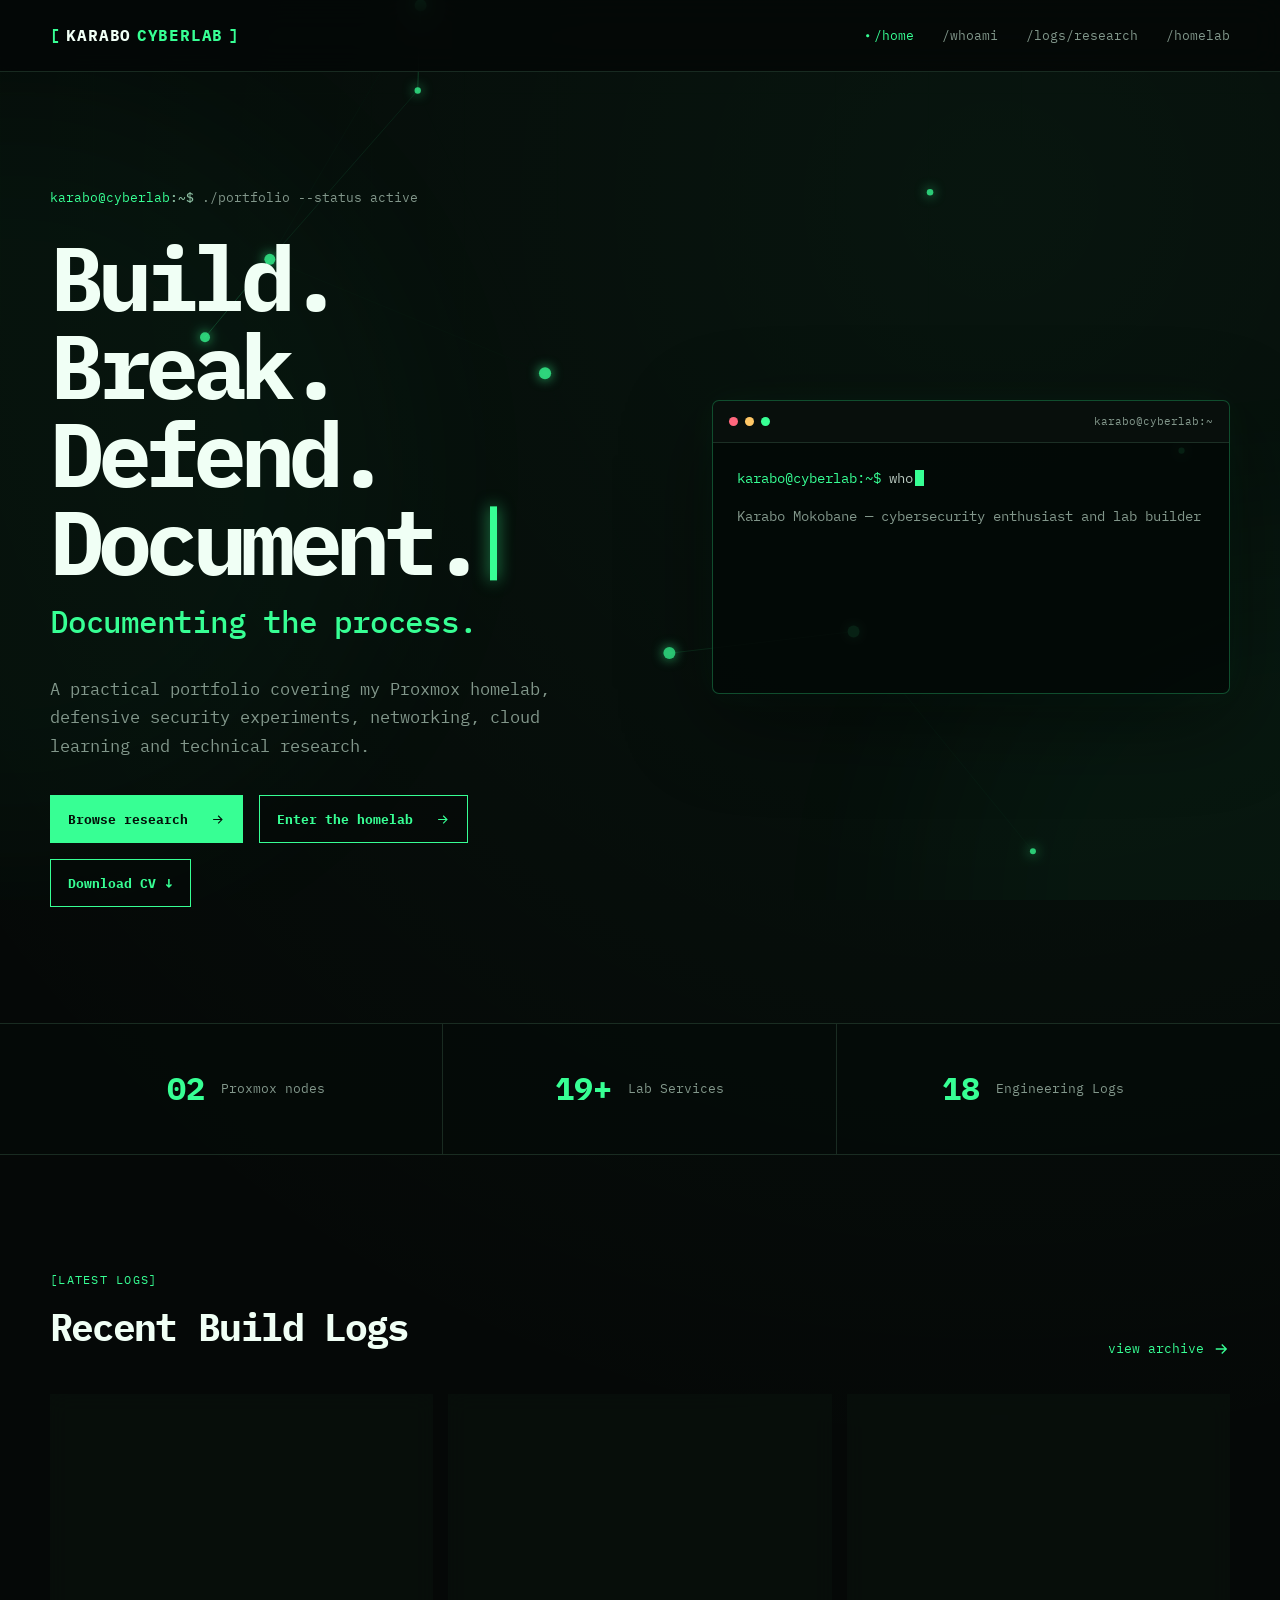
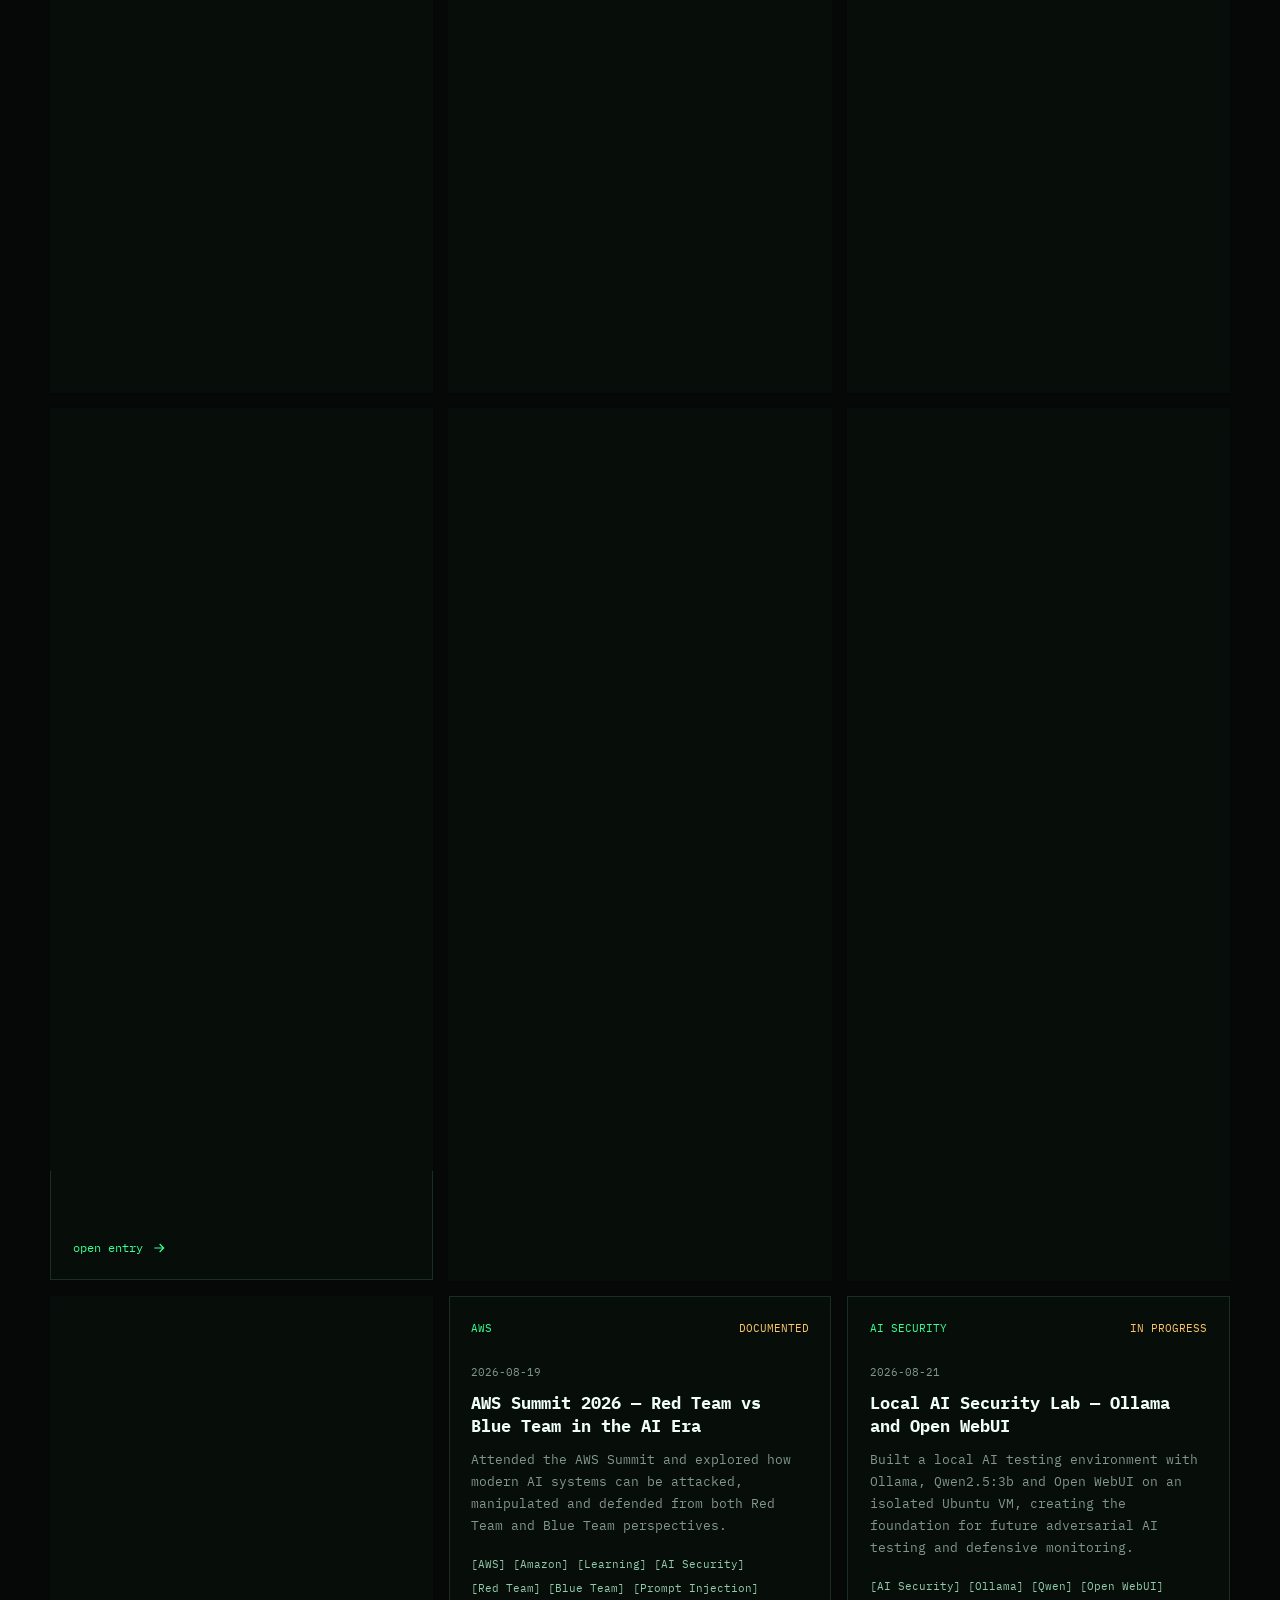
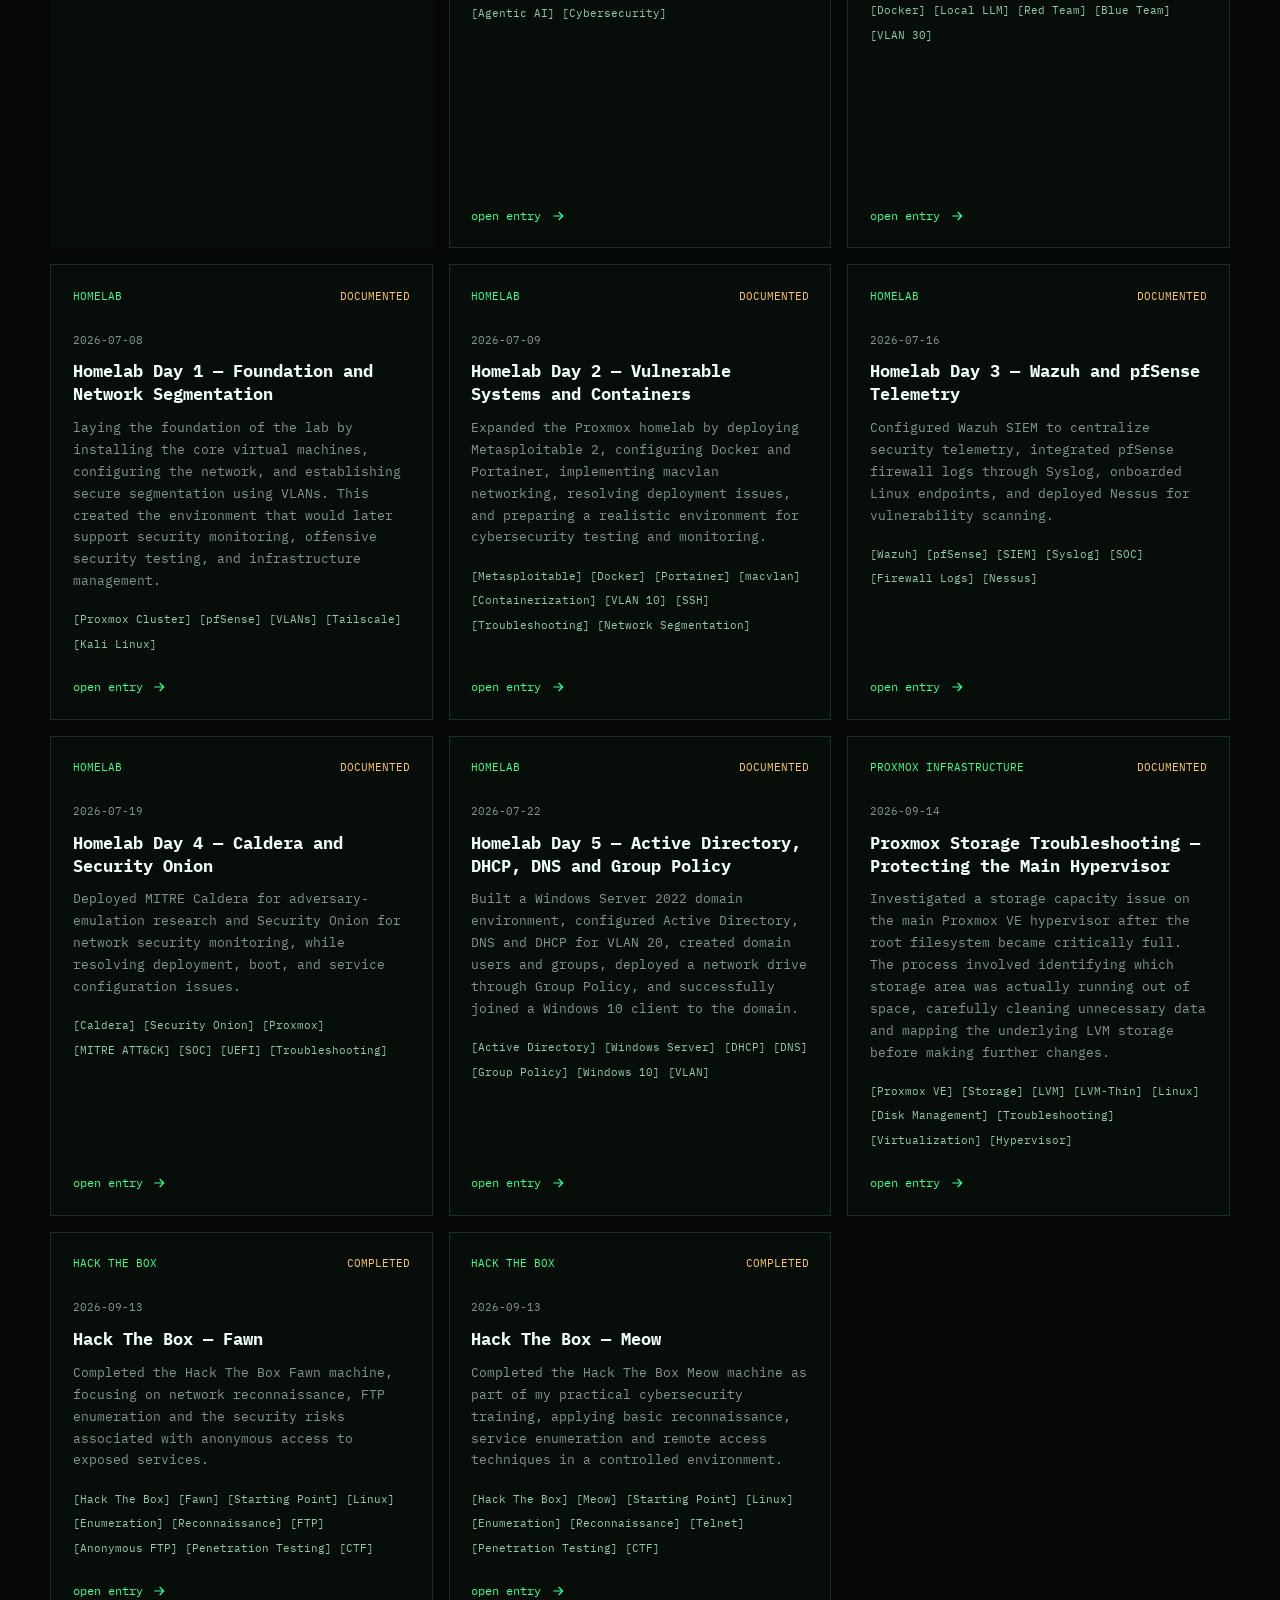
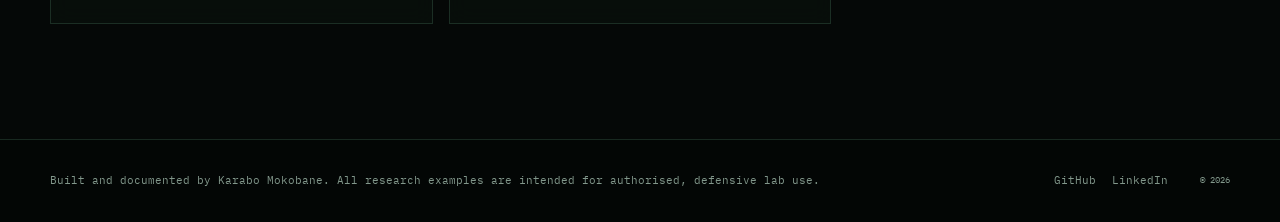
<file: index.html>
<!doctype html>
<html lang="en">
<head>
  <meta charset="UTF-8">
  <meta name="viewport" content="width=device-width, initial-scale=1, viewport-fit=cover">
  <meta name="description" content="Karabo Mokobane's cybersecurity, networking and cloud computing lab portfolio.">
  <meta name="theme-color" content="#050807">
  <title>Karabo Cyberlab — Home</title>
  <link rel="icon" type="image/png" href="/assets/images/icons8-cyber-48.png">
  <link rel="stylesheet" href="assets/css/styles.css">
  <script defer src="assets/js/site-data.js"></script>
  <script defer src="assets/js/components.js"></script>
  <script defer src="assets/js/app.js"></script>
</head>
<body><div id="app" data-page="home"></div><noscript><p class="noscript">JavaScript is required to render this portfolio.</p></noscript></body>
</html>
</file>
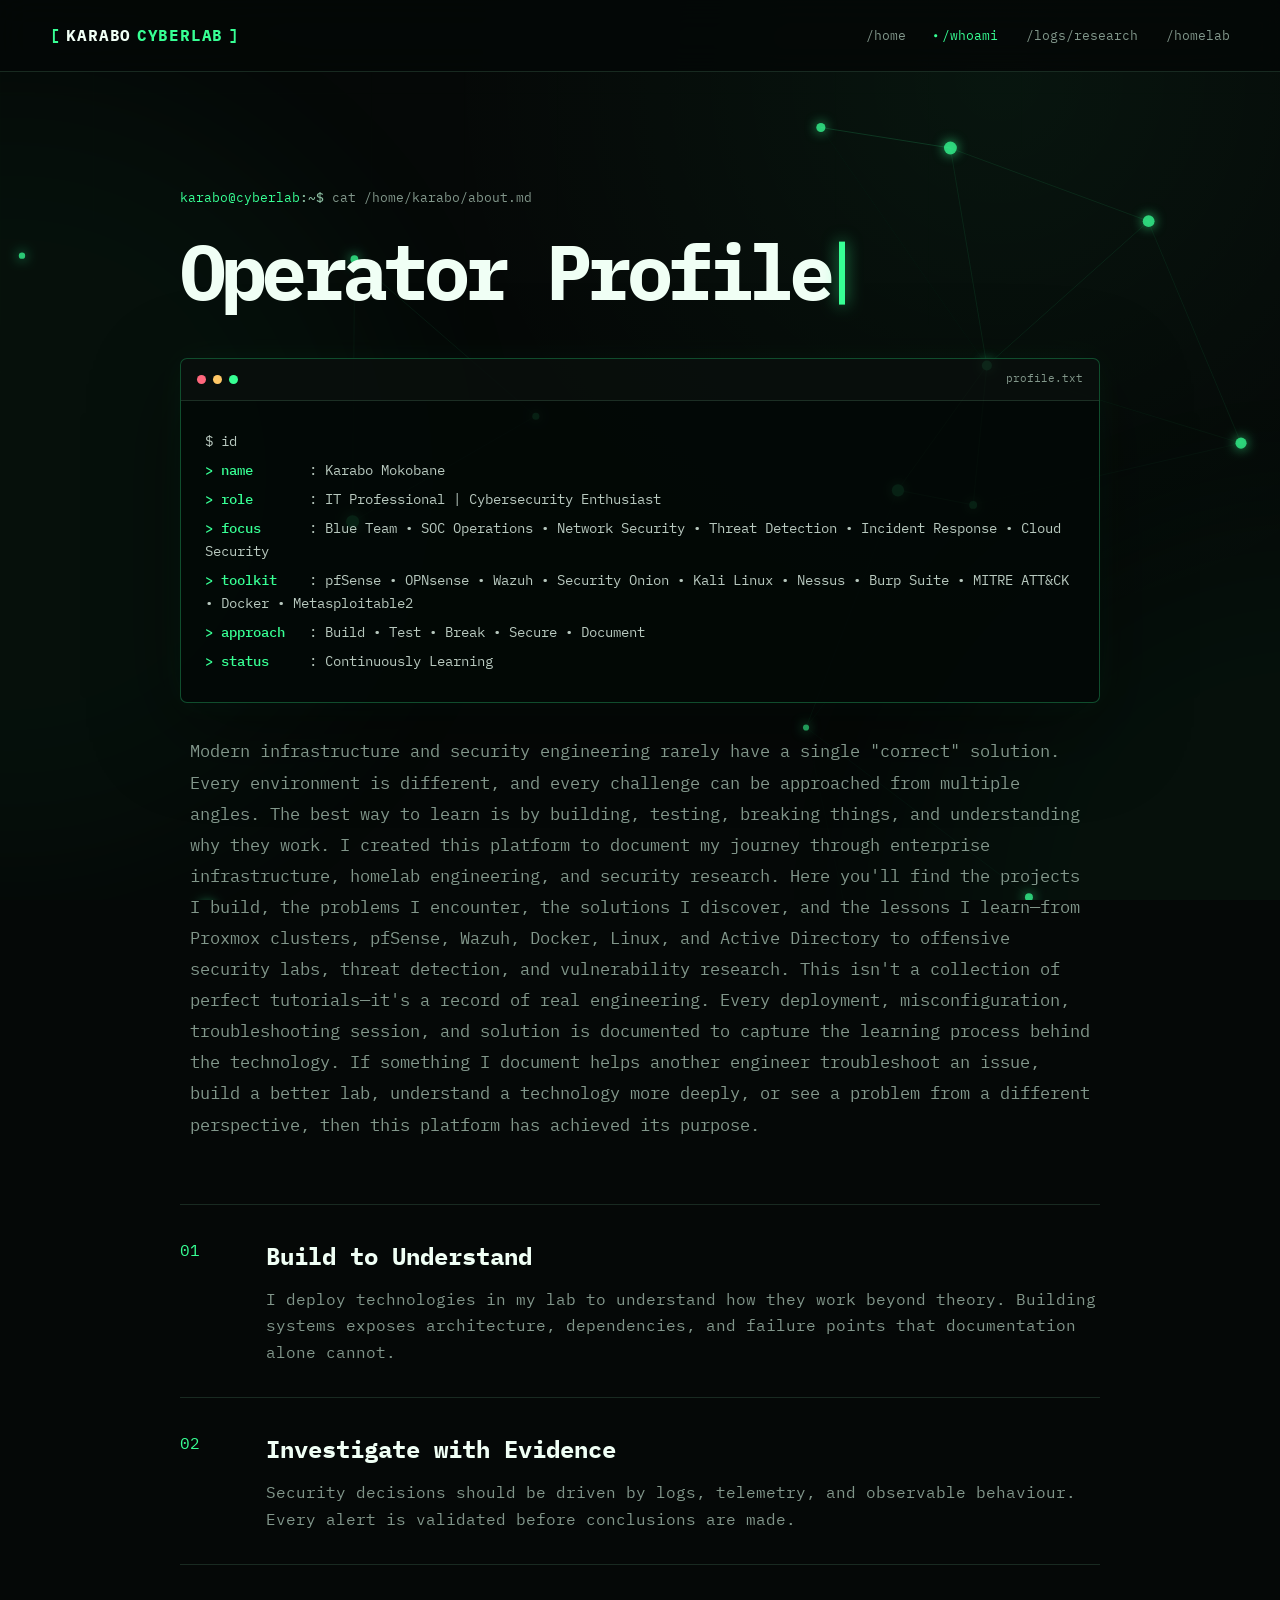
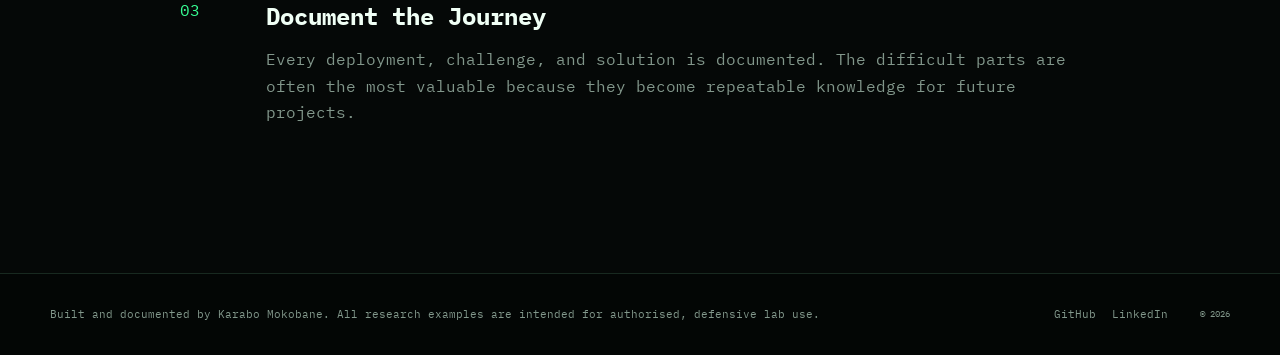
<file: about.html>
<!doctype html>
<html lang="en">
<head>
  <meta charset="UTF-8"><meta name="viewport" content="width=device-width, initial-scale=1, viewport-fit=cover">
  <meta name="description" content="About Karabo Mokobane and the Cyberlab portfolio."><meta name="theme-color" content="#050807">
  <title>Karabo Cyberlab — About</title><link rel="stylesheet" href="assets/css/styles.css">
  <link rel="icon" type="image/png" href="/assets/images/cyber-criminal.png">
  <script defer src="assets/js/site-data.js"></script><script defer src="assets/js/components.js"></script><script defer src="assets/js/app.js"></script>
</head>
<body><div id="app" data-page="about"></div></body>
</html>
</file>
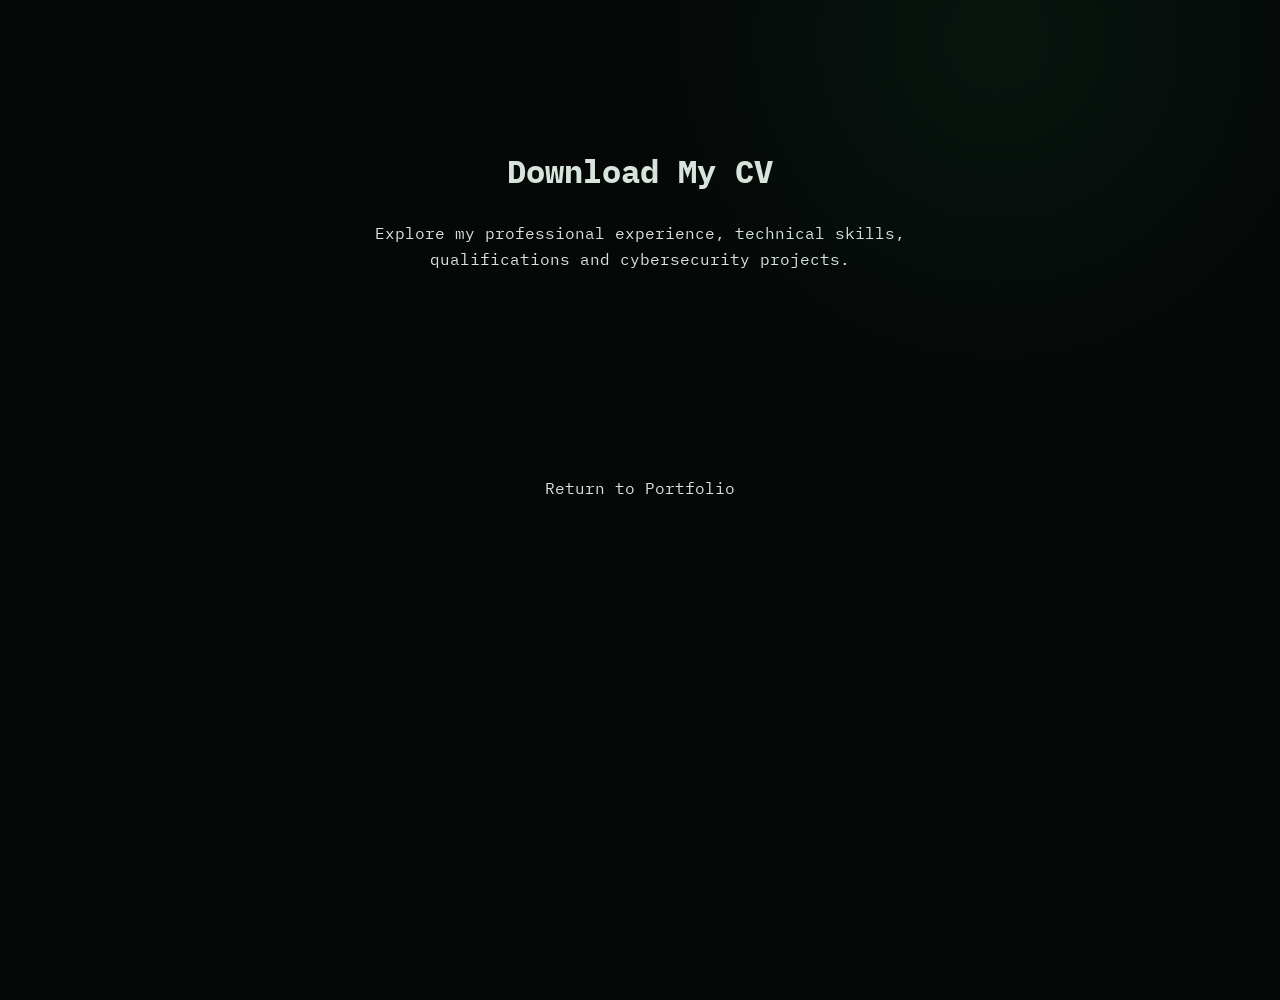
<file: download_cv.html>
<!doctype html>
<html lang="en">
<head>
  <meta charset="UTF-8">
  <meta name="viewport" content="width=device-width, initial-scale=1, viewport-fit=cover">
  <meta name="theme-color" content="#050807">
  <meta name="description" content="Download Karabo Mokobane's professional CV.">

  <title>Download CV | Karabo Cyberlab</title>
  <link rel="icon" type="image/png" href="/assets/images/cyber-criminal.png">
  <link rel="stylesheet" href="assets/css/styles.css">
</head>

<body>
  <main style="max-width: 600px; margin: 100px auto; padding: 24px; text-align: center;">

    <h1>Download My CV</h1>

    <p>
      Explore my professional experience, technical skills,
      qualifications and cybersecurity projects.
    </p>

<div class="button-row reveal">
  ${C.button({ ...data.home.primaryAction })}

  ${C.button({
    ...data.home.secondaryAction,
    variant: "secondary"
  })}

  <a
    href="assets/docs/Karabo-Mokobane-CV.pdf"
    download="Karabo-Mokobane-CV.pdf"
    class="button button--secondary cv-download-btn"
  >
    <span>↓ Download CV</span>
  </a>
</div>

    <p style="margin-top: 24px;">
      <a href="index.html">Return to Portfolio</a>
    </p>

  </main>

  <script>
    window.addEventListener("load", () => {
      const downloadLink = document.getElementById("cv-download");

      if (downloadLink) {
        downloadLink.click();
      }
    });
  </script>
</body>
</html>
</file>
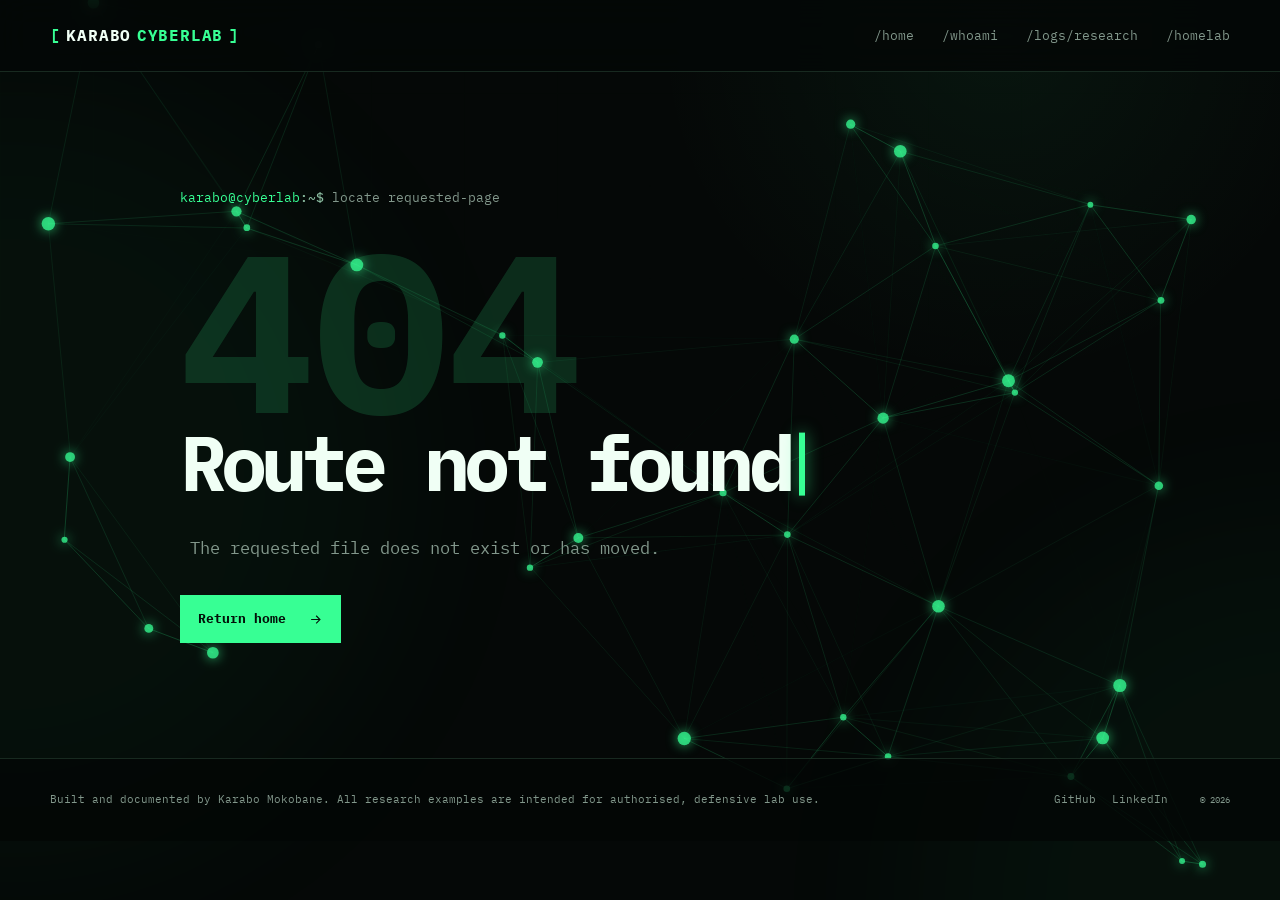
<file: entry.html>
<!doctype html>
<html lang="en">
<head>
  <meta charset="UTF-8"><meta name="viewport" content="width=device-width, initial-scale=1, viewport-fit=cover">
  <meta name="description" content="Cyberlab research entry."><meta name="theme-color" content="#050807">
  <title>Karabo Cyberlab — Research Entry</title><link rel="stylesheet" href="assets/css/styles.css">
  <link rel="icon" type="image/png" href="/assets/images/cyber-criminal.png">
  <script defer src="assets/js/site-data.js"></script><script defer src="assets/js/components.js"></script><script defer src="assets/js/app.js"></script>
</head>
<body><div id="app" data-page="entry"></div></body>
</html>
</file>
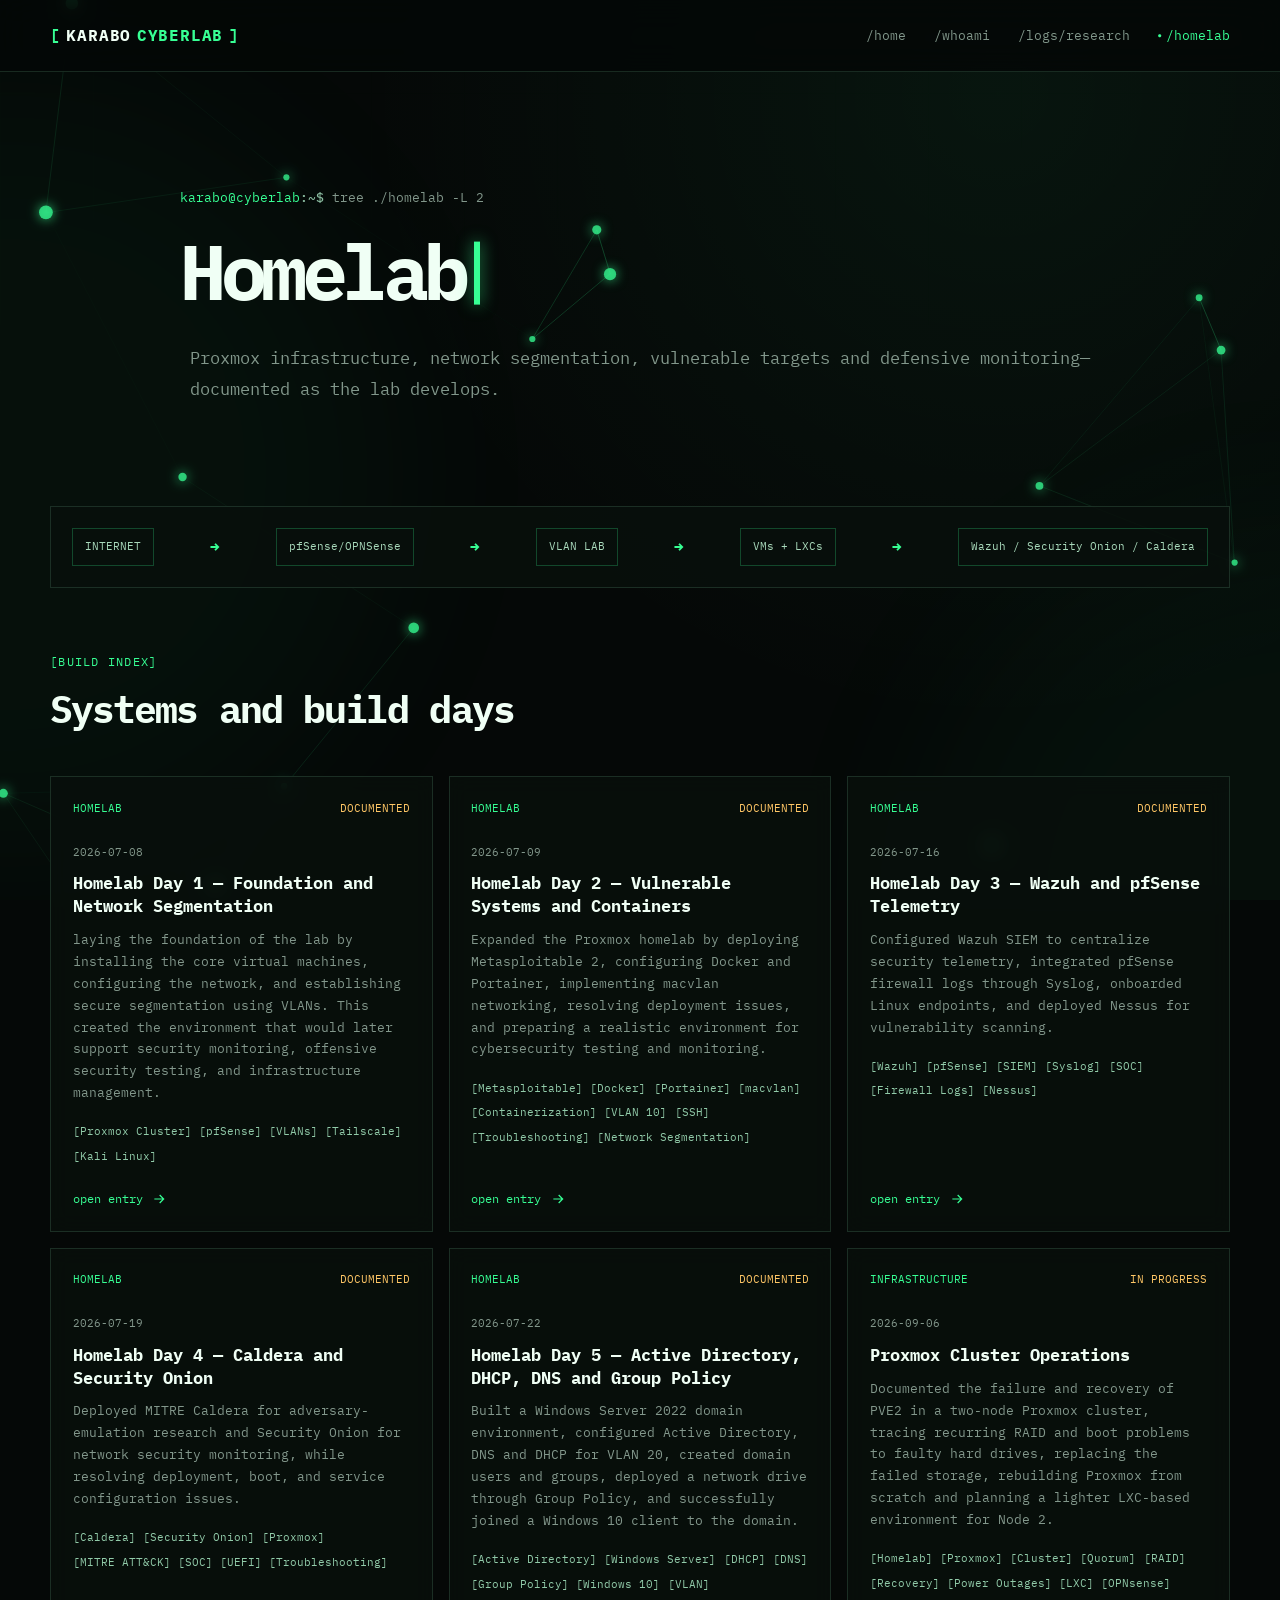
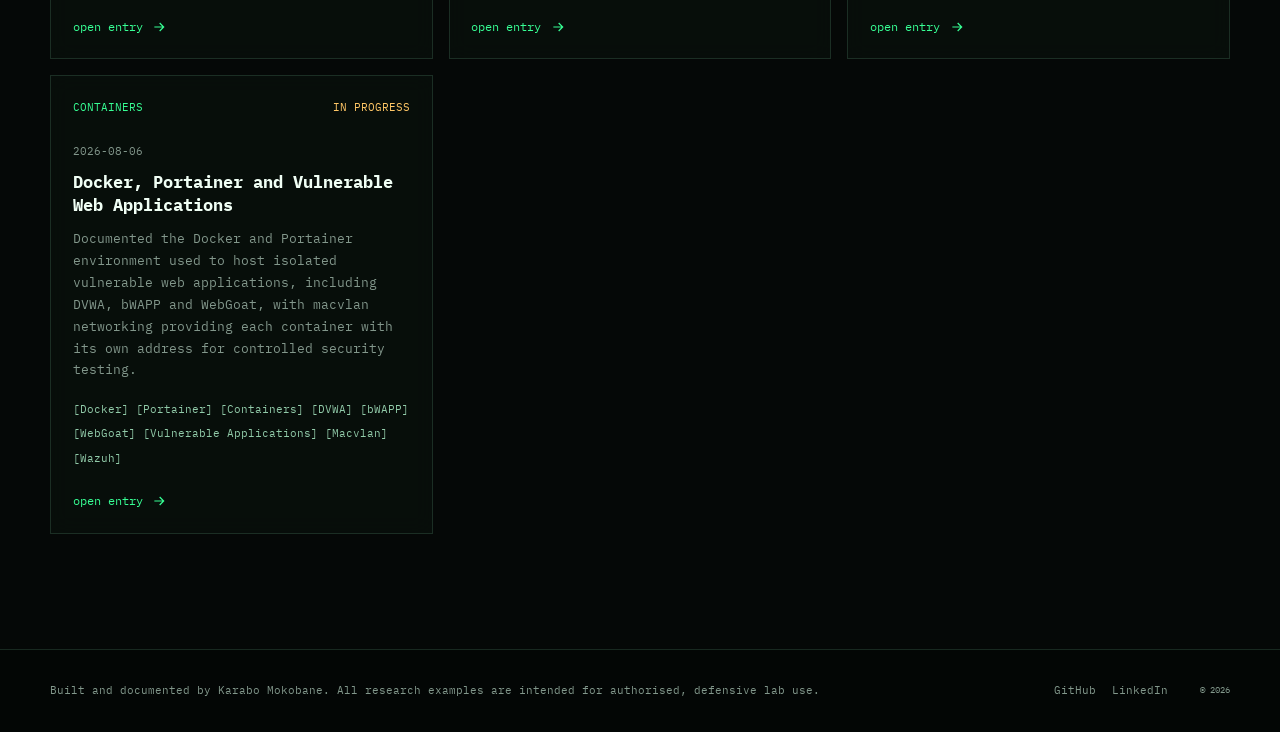
<file: homelab.html>
<!doctype html>
<html lang="en">
<head>
  <meta charset="UTF-8"><meta name="viewport" content="width=device-width, initial-scale=1, viewport-fit=cover">
  <meta name="description" content="Proxmox homelab build documentation and defensive security experiments."><meta name="theme-color" content="#050807">
  <title>Karabo Cyberlab — Homelab</title><link rel="stylesheet" href="assets/css/styles.css">
  <link rel="icon" type="image/png" href="/assets/images/icons8-cyber-48.png">
  <script defer src="assets/js/site-data.js"></script><script defer src="assets/js/components.js"></script><script defer src="assets/js/app.js"></script>
</head>
<body><div id="app" data-page="homelab"></div></body>
</html>
</file>
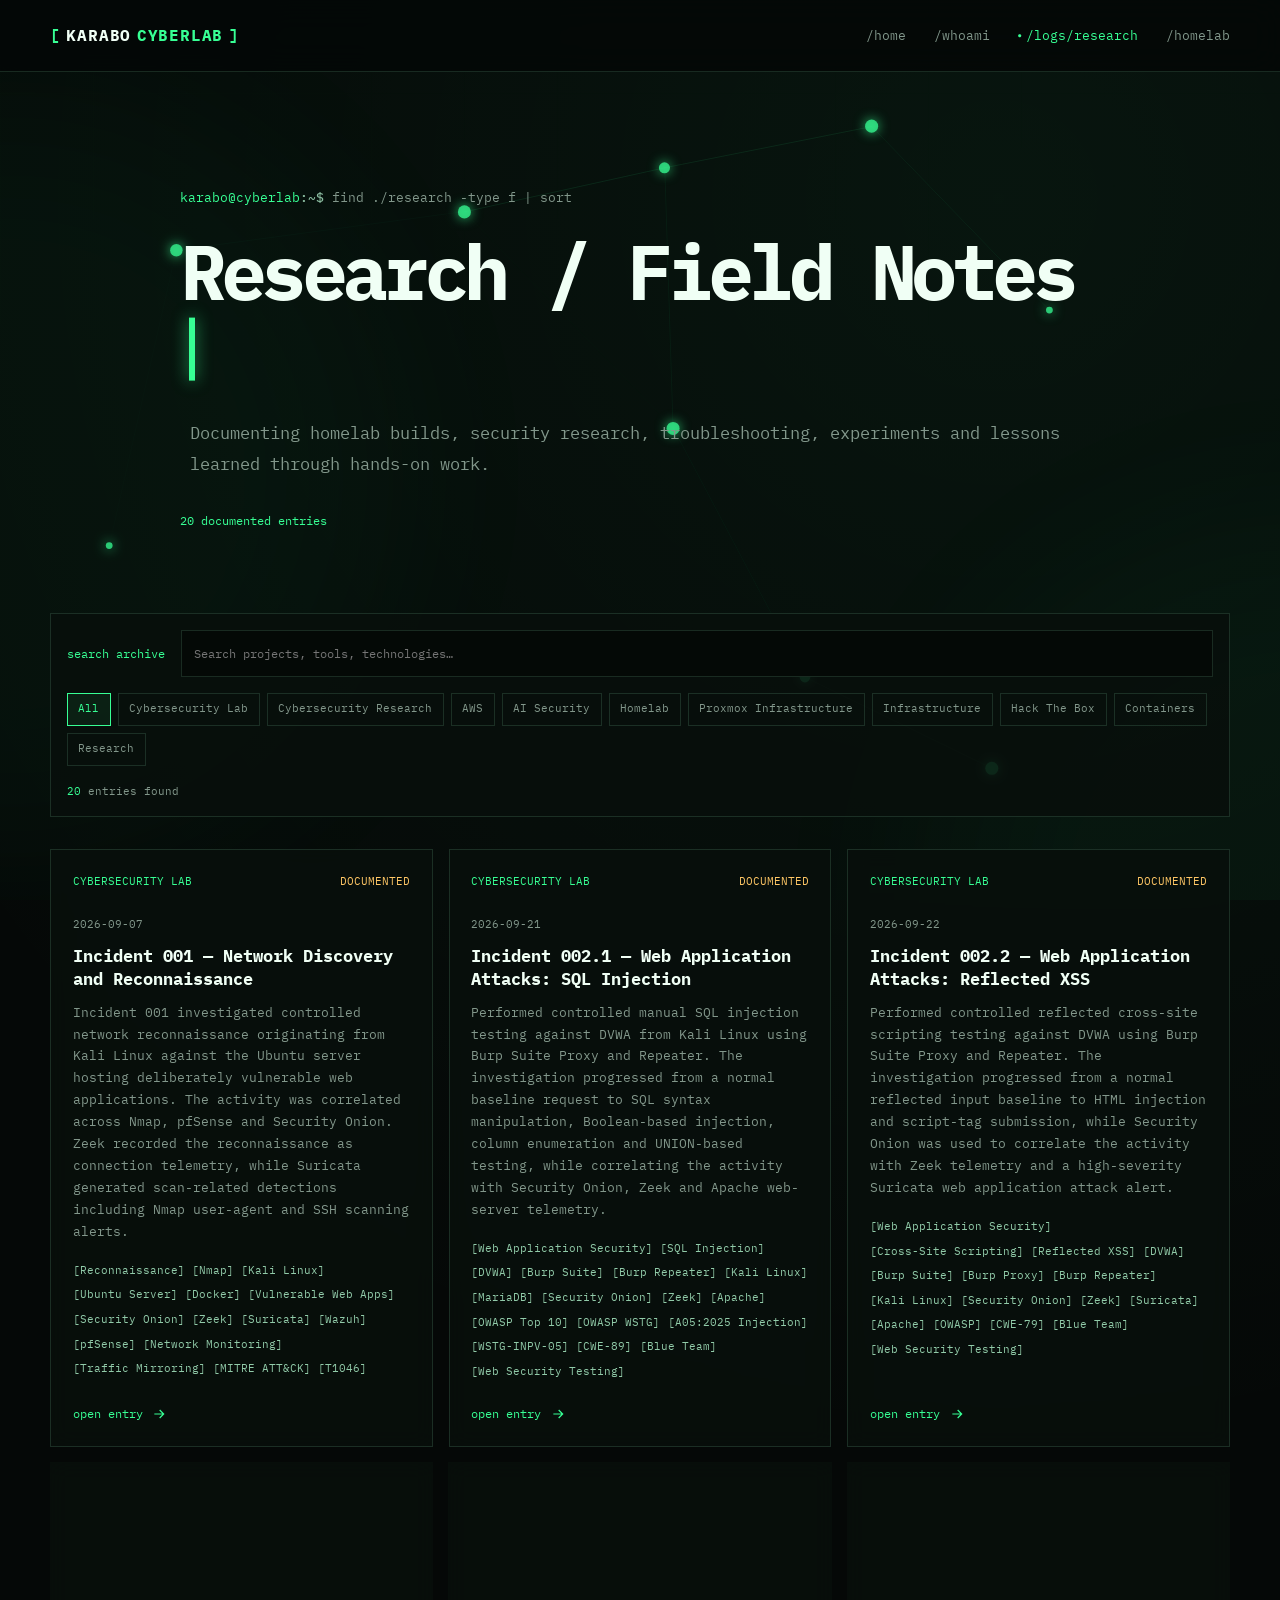
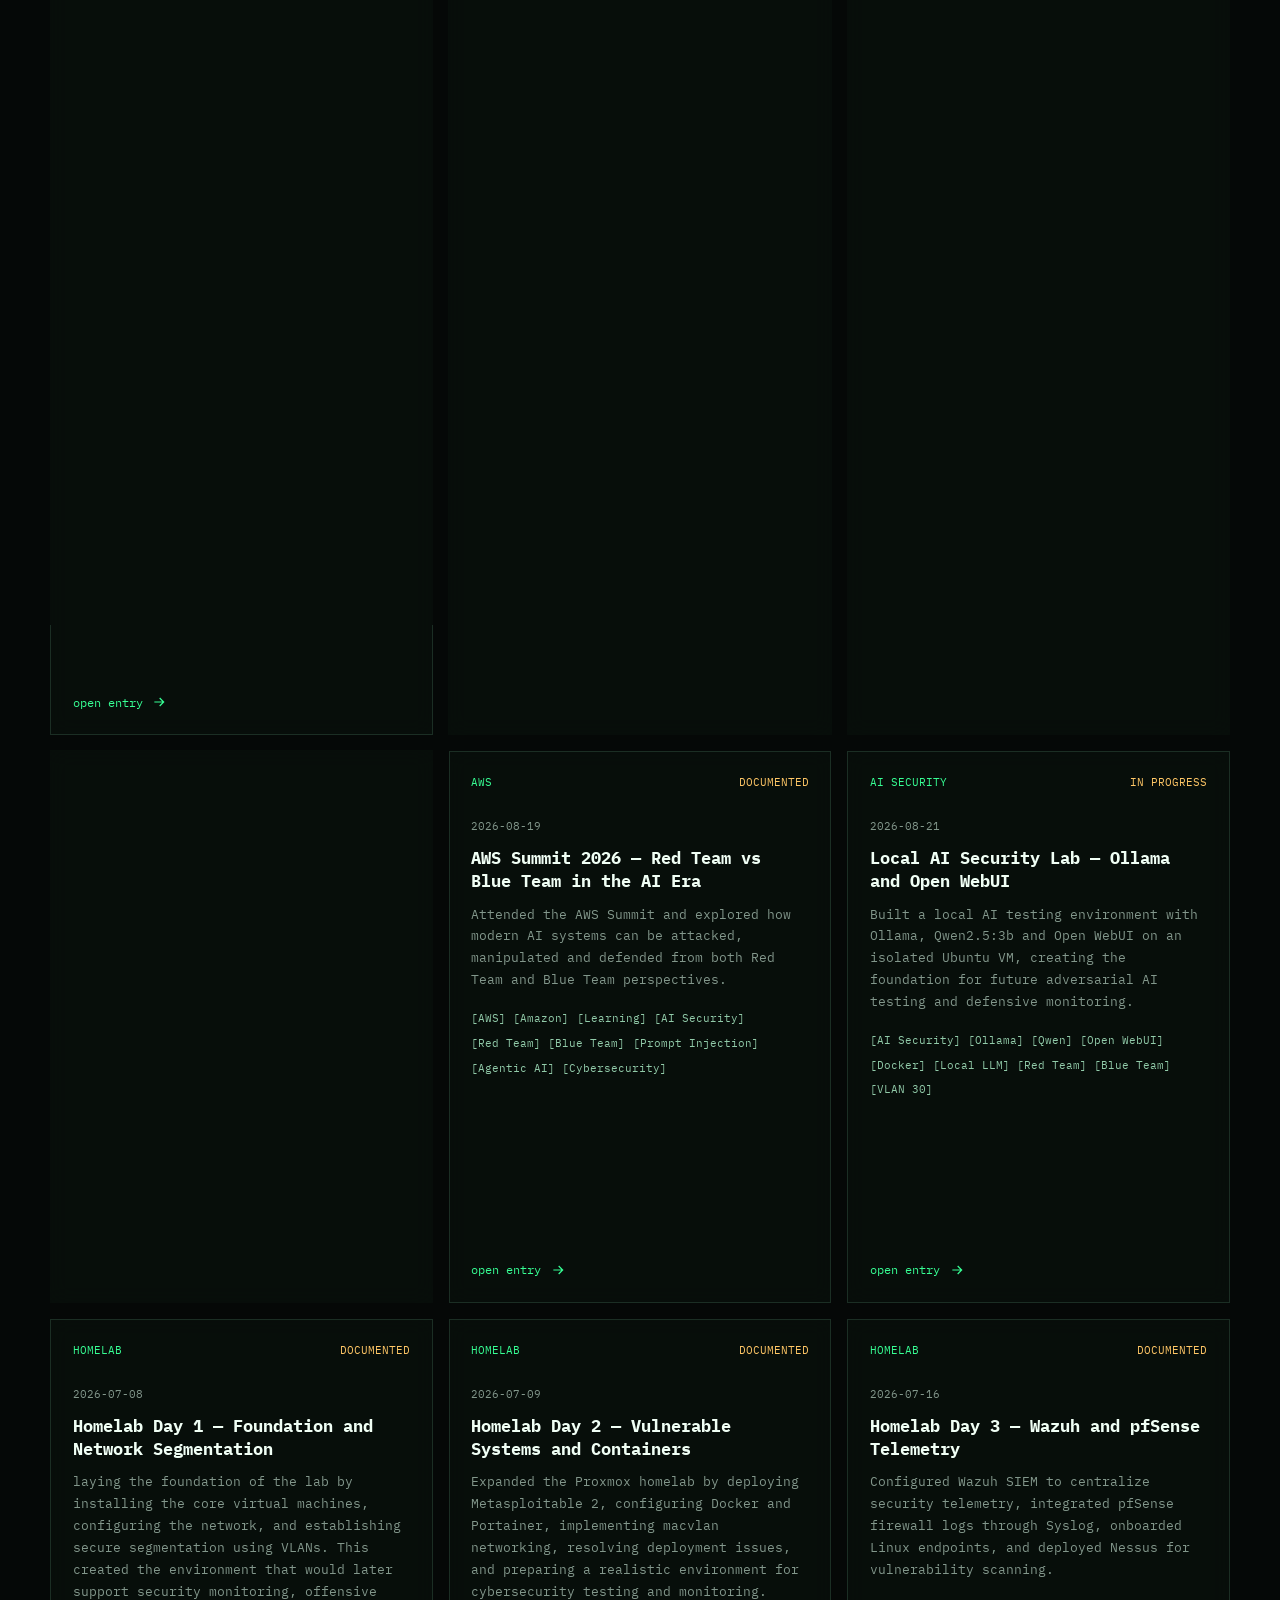
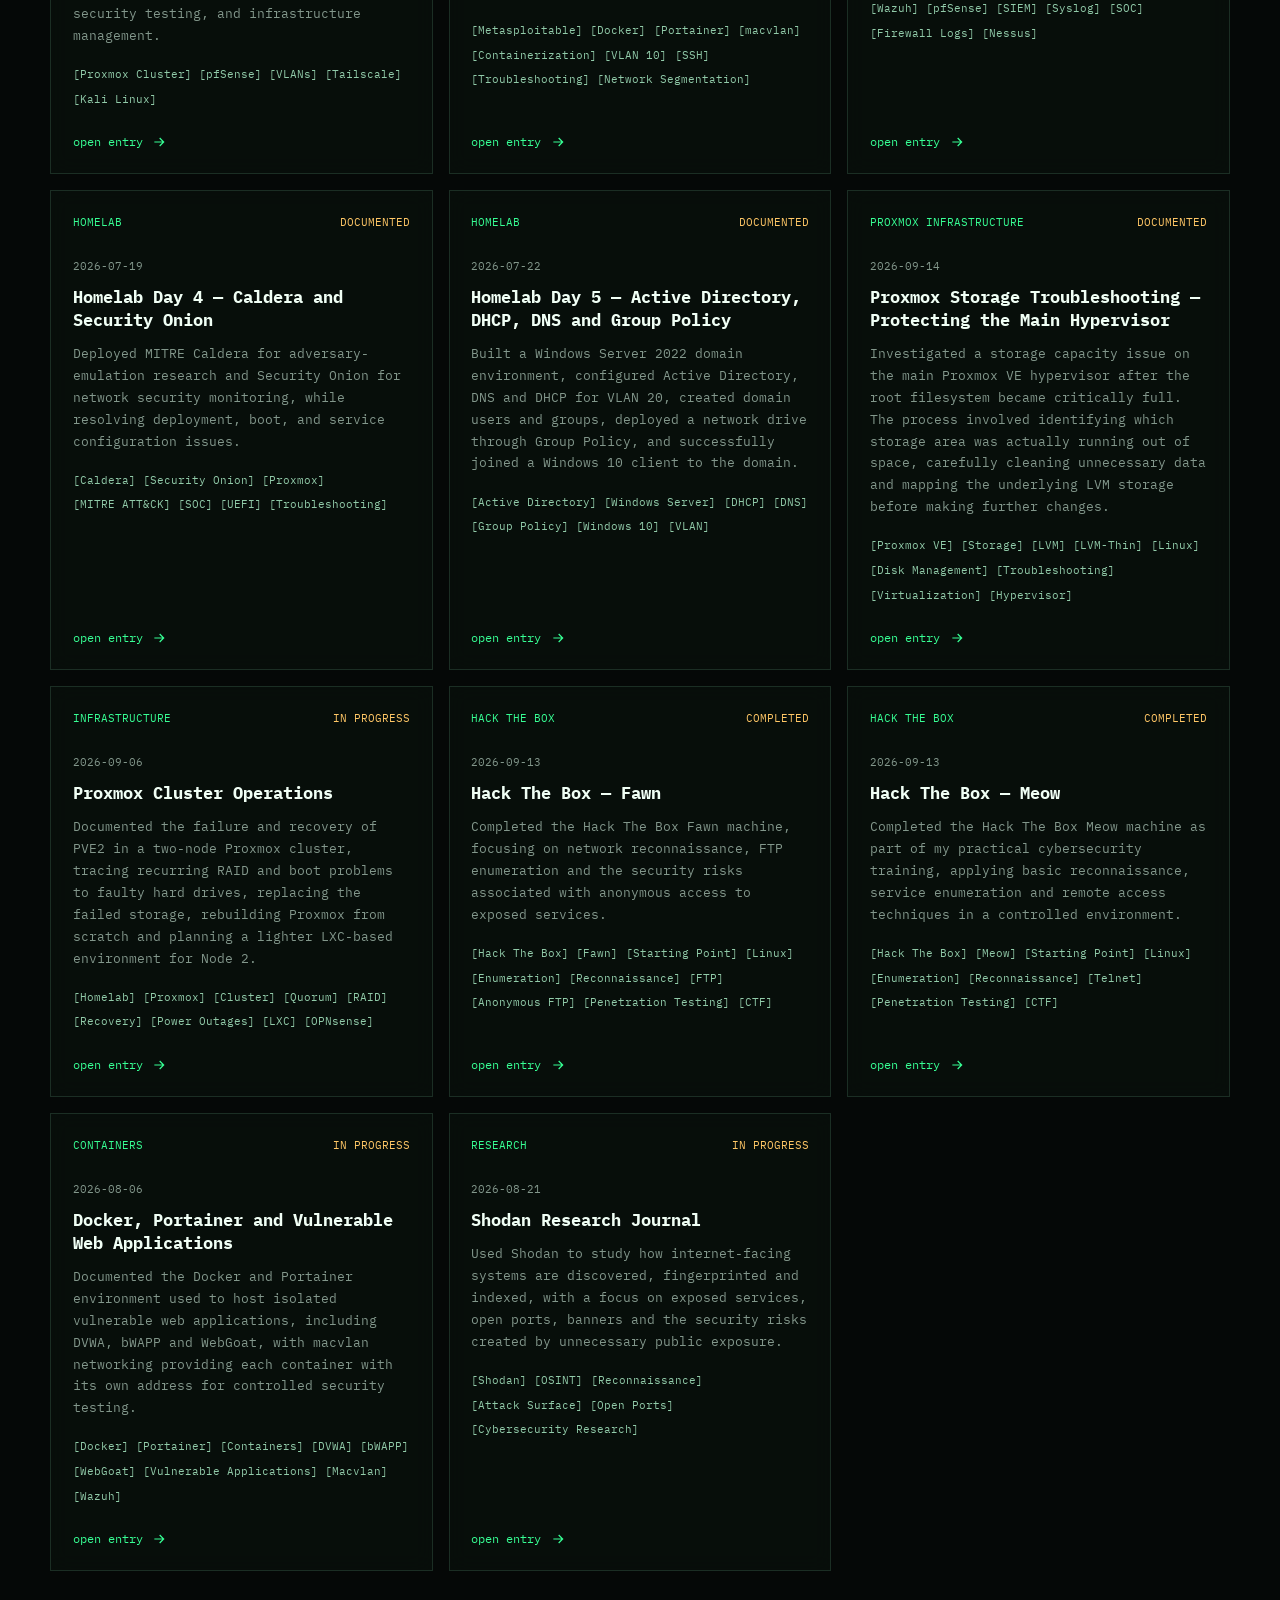
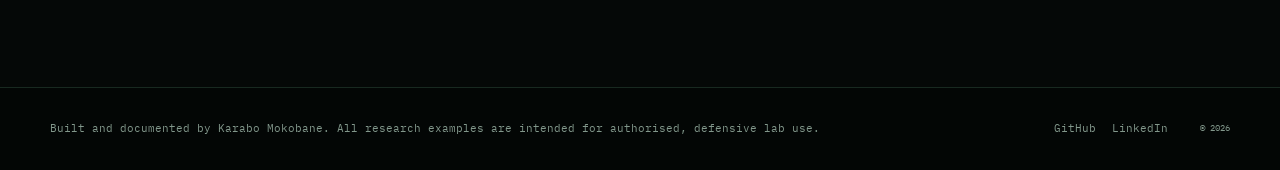
<file: logs.html>
<!doctype html>
<html lang="en">
<head>
  <meta charset="UTF-8">
  <meta name="viewport" content="width=device-width, initial-scale=1, viewport-fit=cover">
  <meta name="description" content="An editable archive of cybersecurity research, homelab notes and project reflections.">
  <meta name="theme-color" content="#050807">
  <title>Karabo Cyberlab — Logs & Research</title>
  <link rel="icon" type="image/png" href="/assets/images/icons8-cyber-48.png">
  <link rel="stylesheet" href="assets/css/styles.css">
  <script defer src="assets/js/site-data.js"></script><script defer src="assets/js/components.js"></script><script defer src="assets/js/app.js"></script>
</head>
<body><div id="app" data-page="logs"></div></body>
</html>
</file>
<file: assets/css/styles.css>
@import url("https://fonts.googleapis.com/css2?family=IBM+Plex+Mono:wght@400;500;600;700&display=swap");

:root {
  --bg: #050807; 
  --panel: rgba(8, 15, 12, .88); 
  --panel-solid: #08100c;
  --line: rgba(90, 143, 113, .25); 
  --text: #d7e4dc; --strong: #f0fff5;
  --muted: #82978b; 
  --green: #37ff94; 
  
  --pink: #ff4fd8;

  --green-dim: #1cc873; 
  --amber: #ffc766; 
  --red: #ff677d;
  --font-terminal: "IBM Plex Mono", "Cascadia Code", Consolas, monospace;
  --container: 1180px; 
  --narrow: 920px; 
  --header-height: 72px;

  /* =============================================================
     FLOATING BACKGROUND HERE
     Zoom:    1 = normal, 1.45 = current larger/closer, 2 = much larger
     Speed:   0.08 = slow, 0.18 = current, 0.35 = fast
     Opacity: 0.20 = faint, 0.45 = current, 0.70 = brighter
     Blur:    0px = sharp, 0.3px = current, 2px = soft
     ============================================================= */
  --background-zoom: 1.45;
  --background-speed: 0.90;
  --background-particle-opacity: 0.75;
  --background-blur: 0.1px;
}

* { box-sizing: border-box; }
html { 
  color-scheme: dark; 
  scroll-behavior: smooth; 
}

body { 
  margin: 0; 
  min-width: 320px; 
  min-height: 100vh; 
  overflow-x: hidden; 
  color: var(--text); 
  background: radial-gradient(circle at 78% 4%, rgba(55,255,148,.055), transparent 26%), var(--bg); 
  font-family: var(--font-terminal); 
  line-height: 1.65; 
}

body.menu-open { 
  overflow: hidden; 
}

a { 
  color: inherit; 
  text-decoration: none; 
} 

button, input { 
  font: inherit; 
} 

button { 
  color: inherit; 
}

svg, img { 
  display: block; 
  max-width: 100%; 
}

svg { 
  width: 1.15em; 
  fill: none; 
  stroke: currentColor; 
  stroke-width: 1.8; 
}

::selection { 
  color: #031108; 
  background: var(--green); 
} 

:focus-visible { 
  outline: 2px solid var(--green); 
  outline-offset: 4px; 
}

.noscript { 
  padding: 1rem; 
  background: #5b1c2a; 
  color: white; 
  text-align: center; 
}

.site { 
  position: relative; 
  isolation: isolate; 
  min-height: 100vh; 
} 

main { 
  min-height: 75vh; 
}

.container { 
  width: min(calc(100% - 40px), var(--container)); 
  margin-inline: auto; 
}

.container--narrow { 
  width: min(calc(100% - 40px), var(--narrow)); 
}

.section { 
  padding-block: clamp(76px, 9vw, 132px); 
}

.section--topless { 
  padding-top: 0; 
}

.network-background { 
  position: fixed; 
  z-index: -2; 
  inset: 0; 
  overflow: hidden; 
  pointer-events: none; 
}

.network-background canvas { 
  position: absolute; 
  inset: 0; 
  width: 100%; 
  filter: blur(var(--background-blur)); 
}

.grid-layer { 
  position: absolute; 
  inset: 0; opacity: .14; 
  background-image: linear-gradient(rgba(55,255,148,.045) 1px, transparent 1px), linear-gradient(90deg, rgba(55,255,148,.045) 1px, transparent 1px); 
  background-size: calc(64px * var(--background-zoom)) calc(64px * var(--background-zoom)); 
  mask-image: linear-gradient(to bottom, black, transparent 88%); 
}

.glow { 
  position: absolute; 
  width: calc(34rem * var(--background-zoom)); 
  aspect-ratio: 1; 
  border-radius: 50%; 
  filter: blur(100px); 
  opacity: .035; 
  background: var(--green); 

}

.glow--one { 
  top: 5rem; 
  left: -24rem; 
}

.glow--two { 
  top: 32rem; 
  right: -26rem; 
}

.site-header { 
  position: sticky; 
  z-index: 20; 
  top: 0; 
  height: var(--header-height); 
  border-bottom: 1px solid var(--line); 
  background: rgba(4,8,6,.86); 
  backdrop-filter: blur(16px); 
}

.header-inner { 
  display: flex; 
  height: 100%; 
  align-items: center; 
  justify-content: space-between; 
}

.brand { 
  display: inline-flex; 
  gap: .35rem; 
  align-items: center; 
  color: var(--strong); 
  font-weight: 700; 
  letter-spacing: .05em; 
}

.brand span, 
.brand b { 
  color: var(--green); 
}

.brand b { 
  font-weight: 700; 
}

.site-nav { 
  display: flex; 
  gap: 1.75rem; 
  align-items: center; 
}

.site-nav a { 
  color: var(--muted); 
  font-size: .83rem; 
  transition: color .18s ease; 
}

.site-nav a:hover, 
.site-nav a.is-active { 
  color: var(--green); 
}

.site-nav a.is-active::before { 
  content: "● "; 
  font-size: .55em; 
  vertical-align: middle; 
}

.menu-toggle { 
  display: none; 
  padding: .55rem; 
  border: 1px solid var(--line); 
  background: var(--panel); 
}

.menu-close { 
  display: none; 
}

.hero { 
  min-height: calc(100vh - var(--header-height)); 
  display: grid; align-items: center; 
}

.hero-grid { 
  display: grid; 
  grid-template-columns: minmax(0, 1.05fr) minmax(360px, .95fr); 
  gap: clamp(3rem, 7vw, 7rem); 
  align-items: center; 
}

.prompt-line { 
  margin: 0 0 1.6rem; 
  color: var(--muted); 
  font-size: .82rem; 
  overflow-wrap: anywhere; 
}

.prompt-line span { 
  color: var(--green); 
}

.prompt-line b { 
  color: #8bbda1; 
  font-weight: 500; 
}

.hero-title, 
.page-title { 
  margin: 0; 
  color: var(--strong); 
  font-size: clamp(2.8rem, 7vw, 6.5rem); 
  line-height: .98; 
  letter-spacing: -.07em; 
}

.page-title { 
  max-width: 900px; 
  font-size: clamp(2.5rem, 6vw, 5.5rem); 
}

.title-cursor { 
  display: inline-block; 
  width: .08em; 
  height: .82em; 
  margin-left: .12em; 
  transform: translateY(.06em); 
  background: var(--green); 
  box-shadow: 0 0 16px rgba(55,255,148,.65); 
  animation: blink 1s steps(1) infinite; 
}

.hero-accent { 
  margin: .7rem 0 1.7rem; 
  color: var(--green); 
  font-size: clamp(1.3rem, 2.4vw, 2.25rem); 
  font-weight: 500; 
  letter-spacing: -.04em; 
}

.hero-description{ 
  max-width: 800px;   
  color: var(--muted); 
  font-size: clamp(1rem, 1.35vw, 1.13rem); 
}

.page-description {
    max-width: 900px;      /* adjust 700–900px */
    margin: 2rem auto;     /* centers the block */
    text-align: left;      /* or center if you prefer */
    line-height: 1.8;
    color: var(--muted); 
    font-size: clamp(1rem, 1.35vw, 1.13rem) 
}

.button-row { 
  display: flex; 
  flex-wrap: wrap; 
  gap: 1rem; 
  margin-top: 2.2rem; 
}

.button { 
  display: inline-flex; 
  min-height: 48px; 
  padding: .7rem 1.05rem; 
  align-items: center; 
  justify-content: space-between; 
  gap: 1.4rem; 
  border: 1px solid var(--green); 
  background: var(--green); 
  color: #031109; 
  font-size: .82rem; 
  font-weight: 700; 
  transition: transform .18s ease, box-shadow .18s ease; 
}

.button:hover { 
  transform: translateY(-2px); 
  box-shadow: 0 0 25px rgba(55,255,148,.16); 
}

.button--secondary { 
  background: rgba(5,8,7,.5); 
  color: var(--green); 
}

.button__icon { 
  display: inline-flex; 
}

.terminal, 
.profile-terminal { 
  overflow: hidden; 
  border: 1px solid rgba(55,255,148,.28); 
  border-radius: 7px; 
  background: rgba(3,9,6,.88); 
  box-shadow: 0 25px 90px rgba(0,0,0,.45), 0 0 35px rgba(55,255,148,.05); 
}

.terminal-bar { 
  display: flex; 
  min-height: 42px; 
  padding: 0 1rem; 
  align-items: center; 
  gap: .45rem; 
  border-bottom: 1px solid var(--line); 
  background: rgba(255,255,255,.025); 
}

.terminal-bar i { 
  width: 9px; 
  height: 9px; 
  border-radius: 50%; 
  background: var(--red); 
}

.terminal-bar i:nth-child(2) { 
  background: var(--amber); 
}

.terminal-bar i:nth-child(3) { 
  background: var(--green); 
}

.terminal-bar span { 
  margin-left: auto; color: var(--muted); 
  font-size: .68rem; 
}

.terminal-body, 
.profile-body { 
  min-height: 250px; 
  padding: 1.5rem; 
  color: #b8c9bf; 
  font-size: clamp(.77rem, 1.1vw, .91rem); 
}

.terminal-body [data-terminal-prompt] { 
  color: var(--green); 
}

.terminal-body p { 
  min-height: 3.2em; 
  color: var(--muted); 
}

.terminal-cursor { 
  display: inline-block; 
  width: .6em; 
  height: 1.15em;
  margin-left: .15em; 
  vertical-align: -.18em; 
  background: var(--green); 
  animation: blink .9s steps(1) infinite; 
}

@keyframes blink { 
  50% { opacity: 0; } 
}

.stats { 
  border-block: 1px solid var(--line); 
  background: rgba(5,12,8,.55); 
}

.stats-grid { 
  display: grid; 
  grid-template-columns: repeat(3, 1fr); 
}

.stat { 
  display: flex; 
  min-height: 130px; 
  padding: 1.5rem; 
  align-items: center; 
  justify-content: center; 
  gap: 1rem; 
  border-right: 1px solid var(--line); 
}

.stat:last-child { 
  border: 0; 
}

.stat strong { 
  color: var(--green); 
  font-size: 2rem; 
}

.stat span { 
  color: var(--muted); 
  font-size: .8rem; 
}

.section-heading { 
  display: flex; 
  margin-bottom: 2.2rem; 
  align-items: end; 
  justify-content: space-between; 
  gap: 2rem; 
}

.section-heading h2 { 
  margin: 0; 
  color: var(--strong); 
  font-size: clamp(1.6rem, 3vw, 2.5rem); 
  letter-spacing: -.05em; 
}

.section-heading a { 
  display: flex; 
  align-items: center; 
  gap: .5rem; 
  color: var(--green); 
  font-size: .8rem; 
}

.section-heading a svg { 
  width: 18px; 
}

.kicker { 
  margin: 0 0 .45rem; 
  color: var(--green); 
  font-size: .72rem; 
  letter-spacing: .11em; 
}

.page-intro { 
  padding-bottom: 70px; 
}

.page-count { 
  margin-top: 1.4rem; 
  color: var(--green); 
  font-size: .76rem; 
}

.card-grid { 
  display: grid; 
  grid-template-columns: repeat(3, minmax(0, 1fr)); 
  gap: 1rem; 
}

.entry-card { 
  display: flex; 
  min-height: 360px; 
  padding: 1.35rem; 
  flex-direction: column; 
  border: 1px solid var(--line); 
  background: var(--panel); 
  backdrop-filter: blur(10px); 
  transition: transform .22s ease, border-color .22s ease; 
}

.entry-card:hover { 
  transform: translateY(-5px); 
  border-color: rgba(55,255,148,.6); 
}

.entry-card__top { 
  display: flex; 
  justify-content: space-between; 
  gap: 1rem; color: var(--green); 
  font-size: .69rem; 
  text-transform: uppercase; 
}

.status { 
  color: var(--amber); 
}

.entry-card time { 
  margin-top: 1.6rem; 
  color: var(--muted); 
  font-size: .7rem; 
}

.entry-card h3 { 
  margin: .7rem 0; 
  color: var(--strong); 
  font-size: 1.05rem; 
  line-height: 1.35; 
}

.entry-card p { 
  margin: 0; 
  color: var(--muted); 
  font-size: .83rem; 
}

.tag-list { 
  display: flex; 
  flex-wrap: wrap; 
  gap: .45rem; 
  margin-top: 1.2rem; 
}

.tag-list span { 
  color: #91cba9; 
  font-size: .66rem; 
}

.entry-link { 
  display: flex; 
  margin-top: auto; 
  padding-top: 1.5rem; 
  align-items: center; 
  gap: .55rem; 
  color: var(--green); 
  font-size: .75rem; 
}

.entry-link svg { 
  width: 16px; 
}

.archive-tools { margin-bottom: 2rem; padding: 1rem; border: 1px solid var(--line); background: var(--panel); }.archive-tools label { display: grid; grid-template-columns: auto 1fr; gap: 1rem; align-items: center; color: var(--green); font-size: .78rem; }.archive-tools input { min-width: 0; padding: .75rem; border: 1px solid var(--line); outline: none; background: #040906; color: var(--strong); }.archive-tools input:focus { border-color: var(--green); }.filter-row { display: flex; flex-wrap: wrap; gap: .45rem; margin-top: 1rem; }.filter { padding: .4rem .65rem; border: 1px solid var(--line); background: transparent; color: var(--muted); cursor: pointer; font-size: .68rem; }.filter:hover, .filter.is-active { border-color: var(--green); color: var(--green); background: rgba(55,255,148,.07); }.archive-tools > p { margin: 1rem 0 0; color: var(--muted); font-size: .7rem; }.archive-tools > p span { color: var(--green); }.empty-state { padding: 3rem; border: 1px dashed var(--line); color: var(--muted); text-align: center; }
.topology { display: flex; margin-bottom: 4rem; padding: 1.3rem; align-items: center; justify-content: space-between; gap: .8rem; overflow-x: auto; border: 1px solid var(--line); background: var(--panel); white-space: nowrap; }.topology span { padding: .55rem .75rem; border: 1px solid rgba(55,255,148,.24); color: #a8d9bb; font-size: .7rem; }.topology b { color: var(--green); }

.profile-terminal { margin-top: 3rem; }.profile-body { min-height: auto; }.profile-body p { margin: .35rem 0; white-space: pre-wrap; }.profile-body b { color: var(--green); font-weight: 500; }.principles { margin-top: 4rem; }.principle { display: grid; grid-template-columns: 70px 1fr; gap: 1rem; padding: 2rem 0; border-top: 1px solid var(--line); }.principle > span { color: var(--green); }.principle h2 { margin: 0 0 .6rem; color: var(--strong); }.principle p { margin: 0; color: var(--muted); }

.back-link { 
  display: inline-block; 
  margin-bottom: 1.2rem; 
  color: var(--green); 
  font-size: .75rem; 
}
.entry-meta { 
  display: flex; 
  flex-wrap: wrap; 
  gap: 1rem; 
  margin-top: 1.5rem; 
  color: var(--muted); 
  font-size: .72rem; 
}

.entry-meta span { 
  padding-left: 1rem; 
  border-left: 1px solid var(--line); 
}

.entry-lead { 
  margin: 2.5rem 0; 
  color: var(--strong); 
  font-size: clamp(1.1rem, 2vw, 1.4rem); 
}

.entry-copy { 
  color: #abbcaf; 
}

.entry-columns { 
  display: grid; 
  grid-template-columns: 1fr 1fr; 
  gap: 1rem; margin-top: 2rem; 
}

.entry-section { 
  padding: 1.4rem; 
  border: 1px solid var(--line); 
  background: var(--panel); 
}

.entry-section h2 { 
  margin-top: 0; 
  color: var(--green); 
  font-size: .9rem; 
}

.entry-section li { 
  margin: .6rem 0; 
  color: var(--muted); 
  font-size: .85rem; 
}

.tool-list { 
  display: flex; 
  flex-wrap: wrap; 
  gap: .5rem; 
  padding: 0; 
  list-style: none; 
}

.tool-list li { 
  margin: 0; 
  padding: .45rem .65rem; 
  border: 1px solid var(--line); 
}

.entry-image { 
  margin: 2.5rem 0; 
  padding: .8rem; 
  border: 1px solid var(--line); 
  background: var(--panel); 
}

.entry-image img { 
  width: 999px; 
  height: auto;
  max-height: 1000px; 
  object-fit: contain; 
}

.entry-image figcaption { 
  padding-top: .7rem; 
  color: var(--muted); 
  font-size: .7rem; 
}

.edit-note { 
  margin-top: 2rem; 
  padding: 1rem; 
  border-left: 2px solid var(--amber); 
  background: rgba(255,199,102,.05); 
  color: var(--muted); font-size: .75rem; 
}

.edit-note b { 
  color: var(--amber); 
}

.edit-note p { 
  margin-bottom: 0; 
}

.edit-note code { 
  color: var(--green); 

}


.error-code { 
  margin: 0; color: var(--green); 
  font-size: clamp(6rem, 20vw, 14rem); 
  font-weight: 700; 
  line-height: .85; 
  opacity: .15; 
}

.site-footer { 
  padding: 2rem 0;
  border-top: 1px solid var(--line); 
  background: rgba(3,7,5,.8); 
}

.footer-inner { 
  display: grid; 
  grid-template-columns: 1fr auto auto; 
  gap: 2rem; 
  align-items: center; 
  color: var(--muted); 
  font-size: .68rem; 
}

.footer-inner p { 
  margin: 0; 
}

.footer-inner div { 
  display: flex; 
  gap: 1rem; 
}

.footer-inner a:hover { 
  color: var(--green); 
}

.reveal { 
  opacity: 0; 
  transform: translateY(14px); 
  transition: opacity .55s ease, transform .55s ease; 
}

.reveal.is-visible { 
  opacity: 1; 
  transform: none; 
}

[hidden] { 
  display: none !important; 
}

@media (max-width: 920px) {
  .hero-grid { grid-template-columns: 1fr; }.hero { padding-top: 90px; }.terminal { max-width: 680px; }.card-grid { grid-template-columns: repeat(2, 1fr); }.footer-inner { grid-template-columns: 1fr auto; }.footer-inner small { grid-column: 1 / -1; }.topology { justify-content: flex-start; }
}
@media (max-width: 720px) {

  :root { 
    --header-height: 64px; 
  }

  .container, 
  .container--narrow { 
    width: min(calc(100% - 28px), 
    var(--container)); 
  }
  
  .menu-toggle { 
    display: block; 
  }
  
  .menu-toggle > svg { 
    width: 20px; 
  }
  
  .menu-toggle[aria-expanded="true"] > svg
  :first-child { 
    display: none; 
  }

  .menu-toggle[aria-expanded="true"] 

  .menu-close { 
    display: block; 
  }

  .site-nav { 
    position: fixed; 
    inset: var(--header-height) 0 auto; 
    display: grid; 
    gap: 0; 
    padding: .8rem 14px 1.2rem; 
    visibility: hidden; opacity: 0; 
    transform: translateY(-12px); 
    border-bottom: 1px solid var(--line); 
    background: rgba(4,8,6,.98); 
    transition: .18s ease; 
  }
            
  .menu-open .site-nav { 
    visibility: visible; 
    opacity: 1; transform: none; 
  }
  
  .site-nav a { 
    padding: .85rem; 
    border-bottom: 1px solid var(--line); 
  }

  .hero-title, 
  .page-title { 
    letter-spacing: -.055em; 
  }
  
  .stats-grid { 
    grid-template-columns: 1fr; 
  }
  
  .stat { 
    min-height: 90px; 
    border-right: 0; 
    border-bottom: 1px solid var(--line); 
  }
  
  .card-grid { 
    grid-template-columns: 1fr; 
  }
  
  .entry-card { 
    min-height: 320px; 
  }
  
  .archive-tools label { 
    grid-template-columns: 1fr; 
  }
  
  .section-heading { 
    align-items: start; 
    flex-direction: column; 
  }
  
  .entry-columns { 
    grid-template-columns: 1fr; 
  }
  
  .footer-inner { 
    grid-template-columns: 1fr; 
    gap: 1rem; 
  
  }
  
  .footer-inner small {
    grid-column: auto; 
  }

}

@media (prefers-reduced-motion: reduce) { html { scroll-behavior: auto; } *, *::before, *::after { animation-duration: .001ms !important; animation-iteration-count: 1 !important; transition-duration: .001ms !important; } .reveal { opacity: 1; transform: none; } }


.topology-terminal {
  margin: 2rem 0;
  overflow: hidden;
  border: 1px solid rgba(55, 255, 148, .28);
  border-radius: 7px;
  background: rgba(3, 9, 6, .88);
}

.topology-terminal__body {
  padding: 1.15rem;
  overflow-x: auto;
}

.topology-terminal__body p {
  margin: 0 0 1rem;
  color: var(--muted);
  font-size: .78rem;
  white-space: nowrap;
}

.topology-terminal__body p b {
  color: var(--green);
}

.topology-terminal__body pre {
  margin: 0;
  color: #b8ffcf;
  font: .78rem/1.72 "JetBrains Mono", "Fira Code", monospace;
  white-space: pre;
}


/* CV download button */
.cv-download-btn {
  display: inline-flex;
  align-items: center;
  justify-content: center;
  gap: 0.6rem;
  white-space: nowrap;
}

.cv-download-btn:hover {
  background: var(--green);
  color: var(--bg);
  box-shadow: 0 0 25px rgba(55, 255, 148, 0.20);
}

.cv-download-btn:focus-visible {
  outline: 2px solid var(--green);
  outline-offset: 4px;
}
</file>
